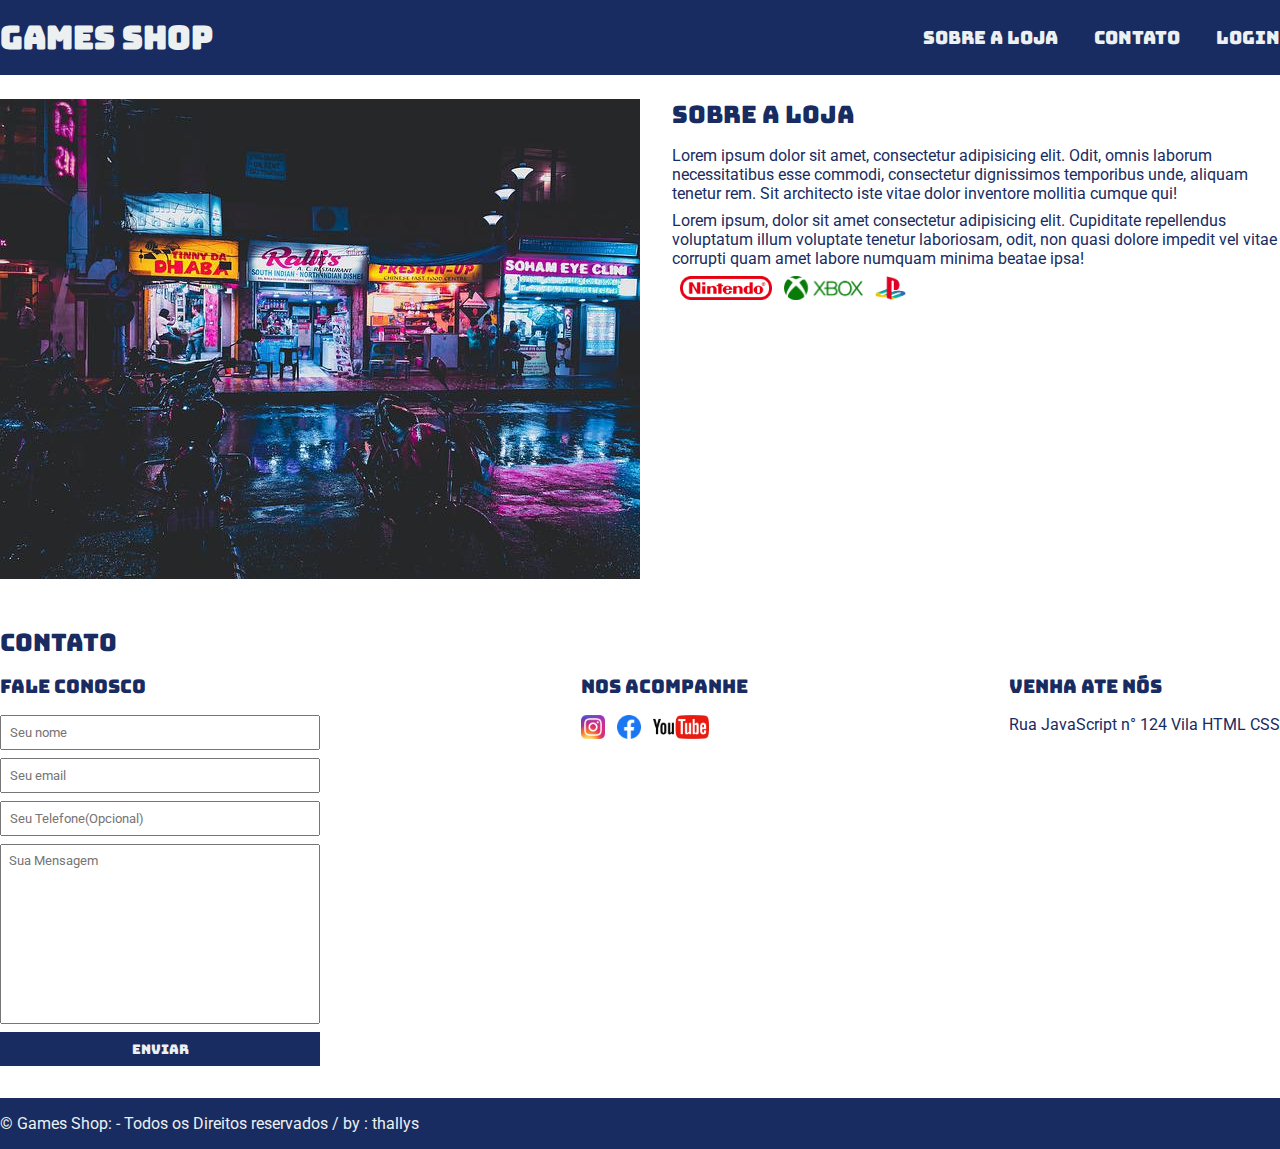
<file: Projeto1_CSS/index.html>
<!DOCTYPE html>
<html lang="pt-br">
<head>
    <meta charset="UTF-8">
    <meta http-equiv="X-UA-Compatible" content="IE=edge">
    <meta name="viewport" content="width=device-width, initial-scale=1.0">
    <link rel="stylesheet" href="Main.css">
    <title>Games Shop- A sua loja de games</title>

    <link rel="preconnect" href="https://fonts.googleapis.com">
    <link href="https://fonts.googleapis.com/css2?family=Bungee&family=Noto+Sans&family=Roboto&display=swap" rel="stylesheet">
    <link rel="preconnect" href="https://fonts.gstatic.com" crossorigin>
</head>
<body>
    <header>
        <div class="container">
                <h1>Games Shop</h1>
                <nav>
                <ul>
                <li>
                        <a href="#about">Sobre a Loja</a>
                    </li>
                    <li>
                        <a href="#contact">Contato</a>
                    </li>
                    <li>
                        <a href="./login_CSS/Login.html">Login</a>
                    </li>
                </ul>
                </nav>
        </div>
    </header>
    <section id="about">
        <div class="container">
            <img class="store-font" src="lojaimg.jpg" alt="imagem games shop">
            <div>
                <h2>Sobre a loja </h2>
                <p>
                    Lorem ipsum dolor sit amet, consectetur adipisicing elit. Odit, omnis laborum necessitatibus esse commodi, consectetur dignissimos temporibus unde, aliquam tenetur rem. Sit architecto iste vitae dolor inventore mollitia cumque qui!
                </p>
                <p>
                    Lorem ipsum, dolor sit amet consectetur adipisicing elit. Cupiditate repellendus voluptatum illum voluptate tenetur laboriosam, odit, non quasi dolore impedit vel vitae corrupti quam amet labore numquam minima beatae ipsa!
                </p>
                <ul class="brands-list">
                    <li><img src="./nintendo.png" alt="logo nintendo"></li>
                    <li><img src="./xbox.png" alt="logo xbox"></li>
                    <li><img src="./playstation.png" alt="logo playstation"></li>
                </ul>
            </div>
        </div>
    </section>
    <section id="contact">
        <div class="container">
            <h2>CONTATO</h2>
            <div class="contact-methoods">
                <div>
                    <h3>Fale Conosco</h3>
                    <form>
                        <input type="text" placeholder="Seu nome" required >
                        <input type="email" placeholder="Seu email" required >
                        <input type="tel" placeholder="Seu Telefone(Opcional)">
                        <textarea placeholder="Sua Mensagem"required ></textarea>
                        <button type="submit">Enviar</button>
                    </form>
                </div>
                <div>
                    <h3>Nos acompanhe</h3>
                    <ul class="social-links">
                        <li>
                            <a href="#" title="Siga-nos no Instagram">
                                <img src="./instagram.png" alt="Logo do Instagram">
                            </a>
                        </li>
                        <li>
                            <a href="#" title="Siga-nos no Facebook">
                                <img src="./facebook.png" alt="Logo do Facebook">
                            </a>
                        </li>
                        <li>
                            <a href="#" title="Siga-nos no Youtube">
                                <img src="./youtube.png" alt="Logo do Youtube">
                            </a>
                        </li>
                    </ul>
                </div>
                <div>
                    <h3>Venha ate nós</h3>
                    <p>
                        Rua JavaScript n° 124 Vila HTML CSS
                    </p>
                </div>
            </div>
        </div>
    </section>
    <footer>
        <div class="container">
            <p>
                &copy; Games Shop: - Todos os Direitos reservados / by : thallys
            </p>
        </div>
    </footer>  
</body>
</html>
</file>
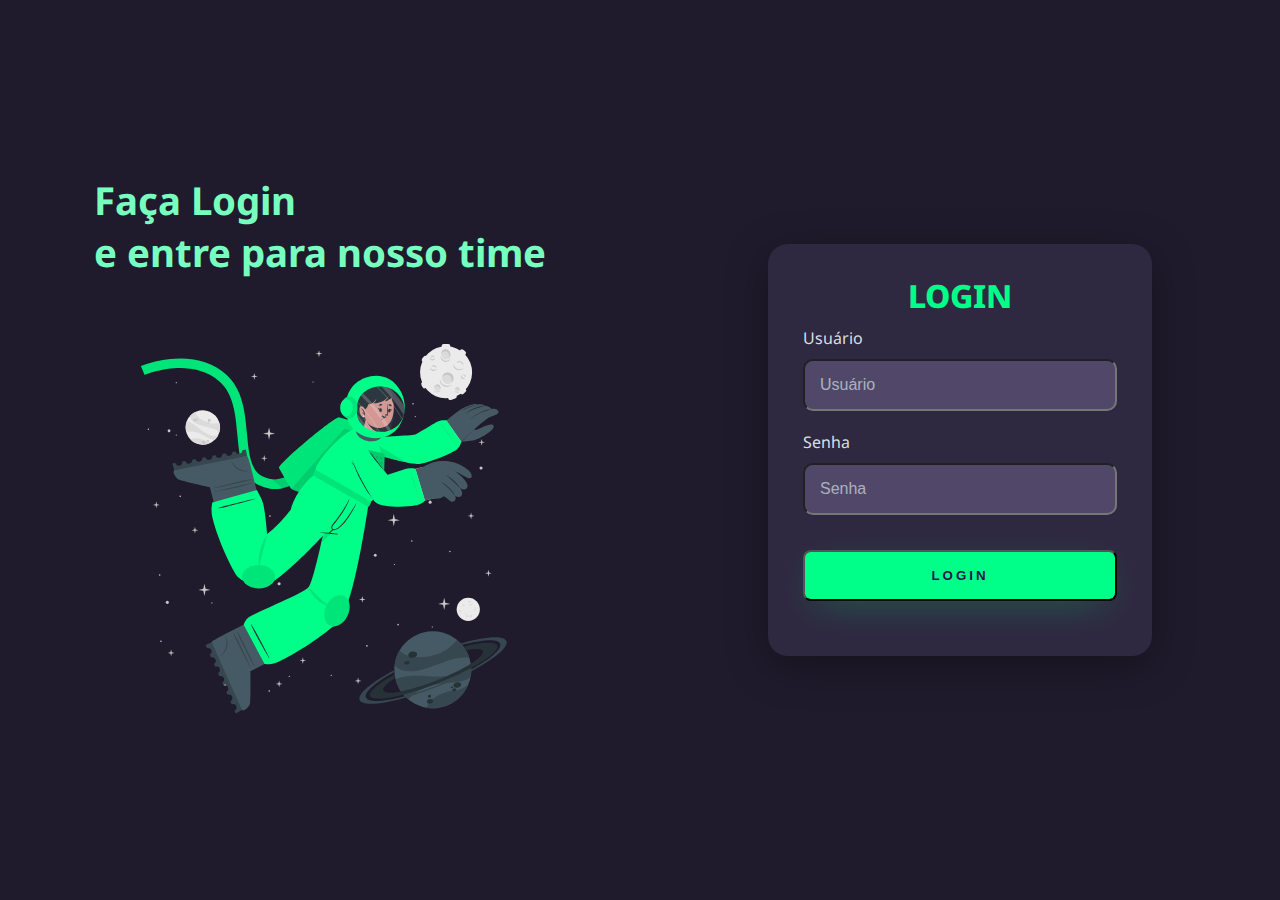
<file: Projeto1_CSS/login_CSS/Login.html>
<!DOCTYPE html>
<html lang="pt-br">
<head>
    <meta charset="UTF-8">
    <meta http-equiv="X-UA-Compatible" content="IE=edge">
    <meta name="viewport" content="width=device-width, initial-scale=1.0">
    <link rel="stylesheet" href="style.css">
    <title>loginpage</title>
</head>
<body>
    <div class="main-login">
        <div class="left-login">
            <h1>Faça Login <br/> e entre para nosso time</h1>
            <img src="animacao.svg" class="image-astro" alt="astronauta animacao">
        </div>
        <div class="right-login">
            <div class="card-login">
                <h1>LOGIN</h1>
                <div class="textfield">
                    <label for="usuario">Usuário</label>
                    <input type="text" name="usuario" placeholder="Usuário"> 
                </div>
                <div class="textfield">
                    <label for="senha">Senha</label>
                    <input type="password" name="senha" placeholder="Senha"> 
                </div>
                <button class="btn-login">Login</button>
            </div>
        </div>
    </div>  
</body>
</html>
</file>
<file: Projeto1_CSS/Main.css>
* {
    padding: 0;
    margin: 0;
    box-sizing: border-box;
}

header,
section h2,
section h3,
form button {
    font-family: 'Bungee', cursive;
    font-weight: normal;   
}

body, input, textarea {
    font-family: 'Roboto', sans-serif;
}

header{
    padding: 16px 0;
    background-color: #182c61;
    color: #ecf0f1;

}

header nav li{
    display: inline;
    margin-left: 16px;
    color: #ecf0f1;
    font-size: 18px;
}
header nav li a{
    display: inline;
    margin-left: 16px;
    color: #ecf0f1;
    text-decoration: none;
}
.container{
    max-width: 1280px;
    width: 100%;
    margin: 0 auto;
}

header .container{
    display: flex;
    align-items: center;
    justify-content: space-between;

}

.brands-list img{
    height: 24px;
}

.brands-list li{
    display: inline;
    margin-left: 8px;
}

section .container{
    display: flex;
    align-items: flex-start;
    justify-content: space-between;
}

section{
    padding: 24px 0;
}

section h2{
    margin-bottom: 16px;
}

section{
    color: #182c61;
}

section p{
    margin-bottom: 8px;
}

.store-font{
    margin-right: 32px;
}

.social-links img{
    height: 24px; 
}

.social-links li{
    display: inline;
    margin-right: 8px;

}

.social-links li a{
    text-decoration: none;
}

#contact .container{
    display: block;
}

.contact-methoods{
    display: flex;
    justify-content: space-between;
}

form input{
    display: block;
    width: 320px;
    margin-bottom: 8px;
    padding: 8px;
}

form textarea{
    display: block;
    width: 320px;
    margin-bottom: 8px;
    padding: 8px;
}

form button{
    display: block;
    width: 320px;
    margin-bottom: 8px;
    padding: 8px;
}

form textarea{
    resize: none;
    height: 180px;
}

section h3{
    margin-bottom: 16px;
}

form button{
    background-color: #182c61;
    color: #ecf0f1;
    border: none;
    cursor: pointer; 
}

form button:hover{
    background-color: #314e9e;
}

input:focus, textarea:focus {
    outline-color: #182c61;
}

footer{
    background-color:#182c61 ;
    color: #ecf0f1;
    padding: 16px 0;
}
</file>
<file: Projeto1_CSS/login_CSS/style.css>
@import url('https://fonts.googleapis.com/css2?family=Noto+Sans&display=swap');

body{
    margin: 0;
    font-family: 'Noto Sans', sans-serif;
}

body * {
    box-sizing: border-box;
}

.main-login{
    width: 100vw;
    height: 100vh;
    background-color: #201b2c;
    display: flex;
    justify-content: center;
    align-items: center;

}

.left-login{
    width: 50vw;
    height: 100vh;
    display: flex;
    justify-content: center;
    align-items: center;
    flex-direction: column;
}
.left-login >h1{
    font-size: 3vw;
    color: #77ffc0;
}

.image-astro{
    width: 35vw;
}

.right-login{
    width: 50vw;
    height: 100vh;
    display: flex;
    justify-content: center;
    align-items: center;
    
}

.card-login{
    width: 60%;
    display: flex;
    justify-content: center;
    align-items: center;
    flex-direction: column;
    padding: 30px 35px;
    border-radius: 20px; 
    background: #2f2841;   
    box-shadow: 0px 10px 40px #00000056;   
}

.card-login >h1{
    color: #00ff88;
    font-weight: 800;
    margin: 0;   
}

.textfield{
    width: 100%;
    display: flex;
    flex-direction: column;
    align-items: flex-start;
    justify-content: center;
    margin: 10px 0px;

}

.textfield > input{
    width: 100%;
    border: nome;
    border-radius: 10px;
    padding: 15px;
    background: #514869;
    color: #f0ffffde;
    font-size: 12pt;
    box-shadow: #00000056;
    outline: nome;
    box-sizing: border-box;

}

.textfield > label{
    color: #f0ffffde;
    margin-bottom: 10px;
}

.textfield > input::placeholder{
    color: #f0ffff94;    
}

.btn-login{
    width: 100%;
    padding: 16px 0px;
    margin: 25px;
    border: nome;
    border-radius: 8px;
    outline: nome;
    text-transform: uppercase;
    font-weight: 800;
    letter-spacing: 3px;
    color:#2b134b;
    background: #00ff88;
    cursor: pointer;
    box-shadow: 0px 10px 40px -12px #00ff8052;
}
</file>
